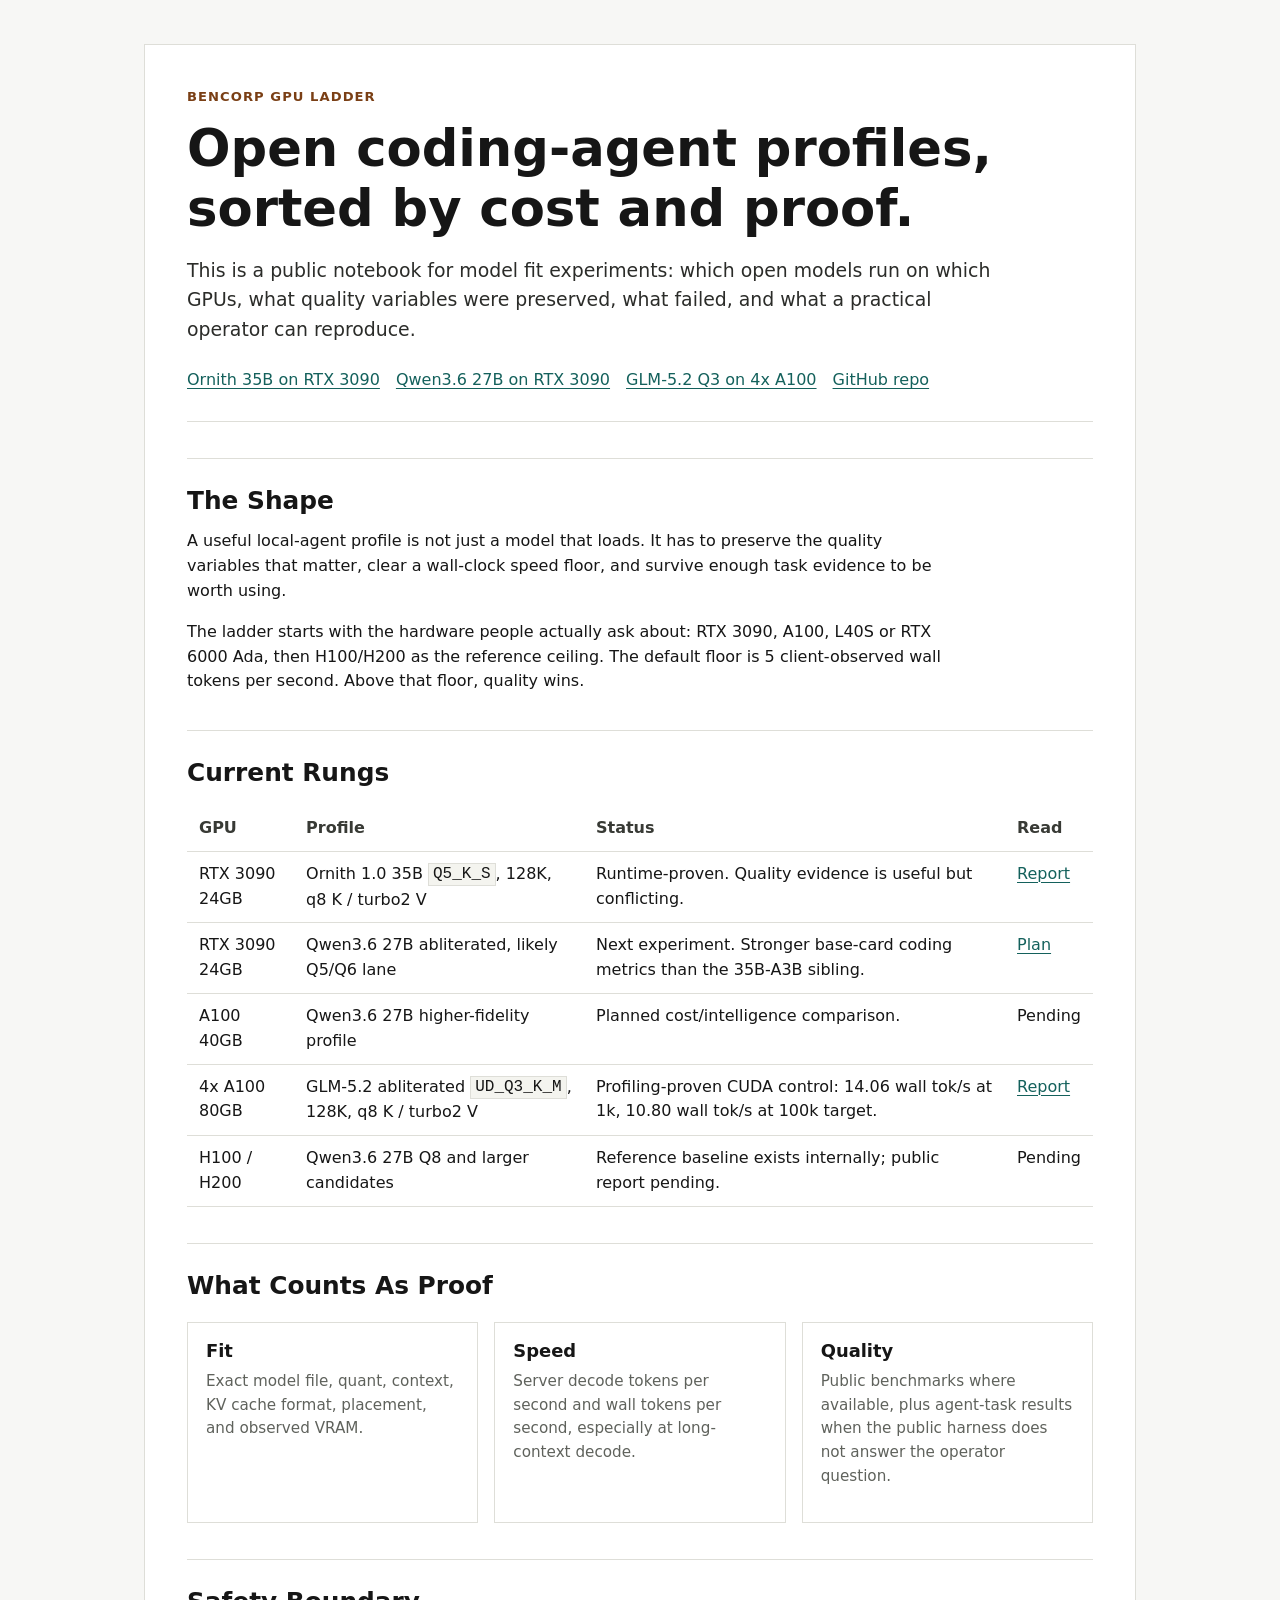
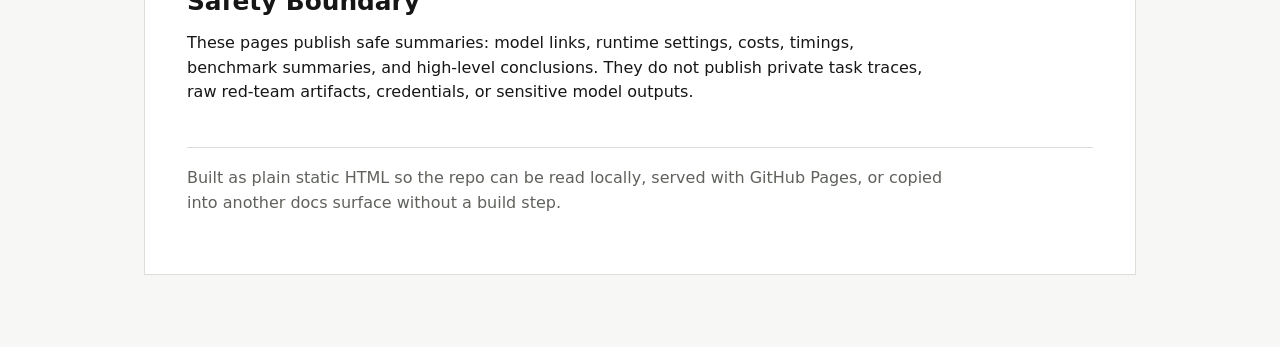
<file: index.html>
<!doctype html>
<html lang="en">
  <head>
    <meta charset="utf-8">
    <meta name="viewport" content="width=device-width, initial-scale=1">
    <title>BENCORP GPU Ladder</title>
    <link rel="stylesheet" href="assets/styles.css">
  </head>
  <body>
    <main class="page">
      <article class="paper">
        <header>
          <p class="kicker">BENCORP GPU Ladder</p>
          <h1>Open coding-agent profiles, sorted by cost and proof.</h1>
          <p class="lede">
            This is a public notebook for model fit experiments: which open
            models run on which GPUs, what quality variables were preserved,
            what failed, and what a practical operator can reproduce.
          </p>
          <nav aria-label="Primary">
            <a href="experiments/ornith-35b-rtx-3090.html">Ornith 35B on RTX 3090</a>
            <a href="experiments/qwen-27b-rtx-3090.html">Qwen3.6 27B on RTX 3090</a>
            <a href="experiments/glm52-q3-4x-a100.html">GLM-5.2 Q3 on 4x A100</a>
            <a href="https://github.com/beverm2391/bencorp-gpu-ladder">GitHub repo</a>
          </nav>
        </header>

        <section>
          <h2>The Shape</h2>
          <p>
            A useful local-agent profile is not just a model that loads. It has
            to preserve the quality variables that matter, clear a wall-clock
            speed floor, and survive enough task evidence to be worth using.
          </p>
          <p>
            The ladder starts with the hardware people actually ask about:
            RTX 3090, A100, L40S or RTX 6000 Ada, then H100/H200 as the
            reference ceiling. The default floor is 5 client-observed wall
            tokens per second. Above that floor, quality wins.
          </p>
        </section>

        <section>
          <h2>Current Rungs</h2>
          <table>
            <thead>
              <tr>
                <th>GPU</th>
                <th>Profile</th>
                <th>Status</th>
                <th>Read</th>
              </tr>
            </thead>
            <tbody>
              <tr>
                <td>RTX 3090 24GB</td>
                <td>Ornith 1.0 35B <code>Q5_K_S</code>, 128K, q8 K / turbo2 V</td>
                <td>Runtime-proven. Quality evidence is useful but conflicting.</td>
                <td><a href="experiments/ornith-35b-rtx-3090.html">Report</a></td>
              </tr>
              <tr>
                <td>RTX 3090 24GB</td>
                <td>Qwen3.6 27B abliterated, likely Q5/Q6 lane</td>
                <td>Next experiment. Stronger base-card coding metrics than the 35B-A3B sibling.</td>
                <td><a href="experiments/qwen-27b-rtx-3090.html">Plan</a></td>
              </tr>
              <tr>
                <td>A100 40GB</td>
                <td>Qwen3.6 27B higher-fidelity profile</td>
                <td>Planned cost/intelligence comparison.</td>
                <td>Pending</td>
              </tr>
              <tr>
                <td>4x A100 80GB</td>
                <td>GLM-5.2 abliterated <code>UD_Q3_K_M</code>, 128K, q8 K / turbo2 V</td>
                <td>Profiling-proven CUDA control: 14.06 wall tok/s at 1k, 10.80 wall tok/s at 100k target.</td>
                <td><a href="experiments/glm52-q3-4x-a100.html">Report</a></td>
              </tr>
              <tr>
                <td>H100 / H200</td>
                <td>Qwen3.6 27B Q8 and larger candidates</td>
                <td>Reference baseline exists internally; public report pending.</td>
                <td>Pending</td>
              </tr>
            </tbody>
          </table>
        </section>

        <section>
          <h2>What Counts As Proof</h2>
          <div class="grid">
            <div class="tile">
              <h3>Fit</h3>
              <p class="status">
                Exact model file, quant, context, KV cache format, placement,
                and observed VRAM.
              </p>
            </div>
            <div class="tile">
              <h3>Speed</h3>
              <p class="status">
                Server decode tokens per second and wall tokens per second,
                especially at long-context decode.
              </p>
            </div>
            <div class="tile">
              <h3>Quality</h3>
              <p class="status">
                Public benchmarks where available, plus agent-task results when
                the public harness does not answer the operator question.
              </p>
            </div>
          </div>
        </section>

        <section>
          <h2>Safety Boundary</h2>
          <p>
            These pages publish safe summaries: model links, runtime settings,
            costs, timings, benchmark summaries, and high-level conclusions.
            They do not publish private task traces, raw red-team artifacts,
            credentials, or sensitive model outputs.
          </p>
        </section>

        <footer>
          <p>
            Built as plain static HTML so the repo can be read locally, served
            with GitHub Pages, or copied into another docs surface without a
            build step.
          </p>
        </footer>
      </article>
    </main>
  </body>
</html>
</file>
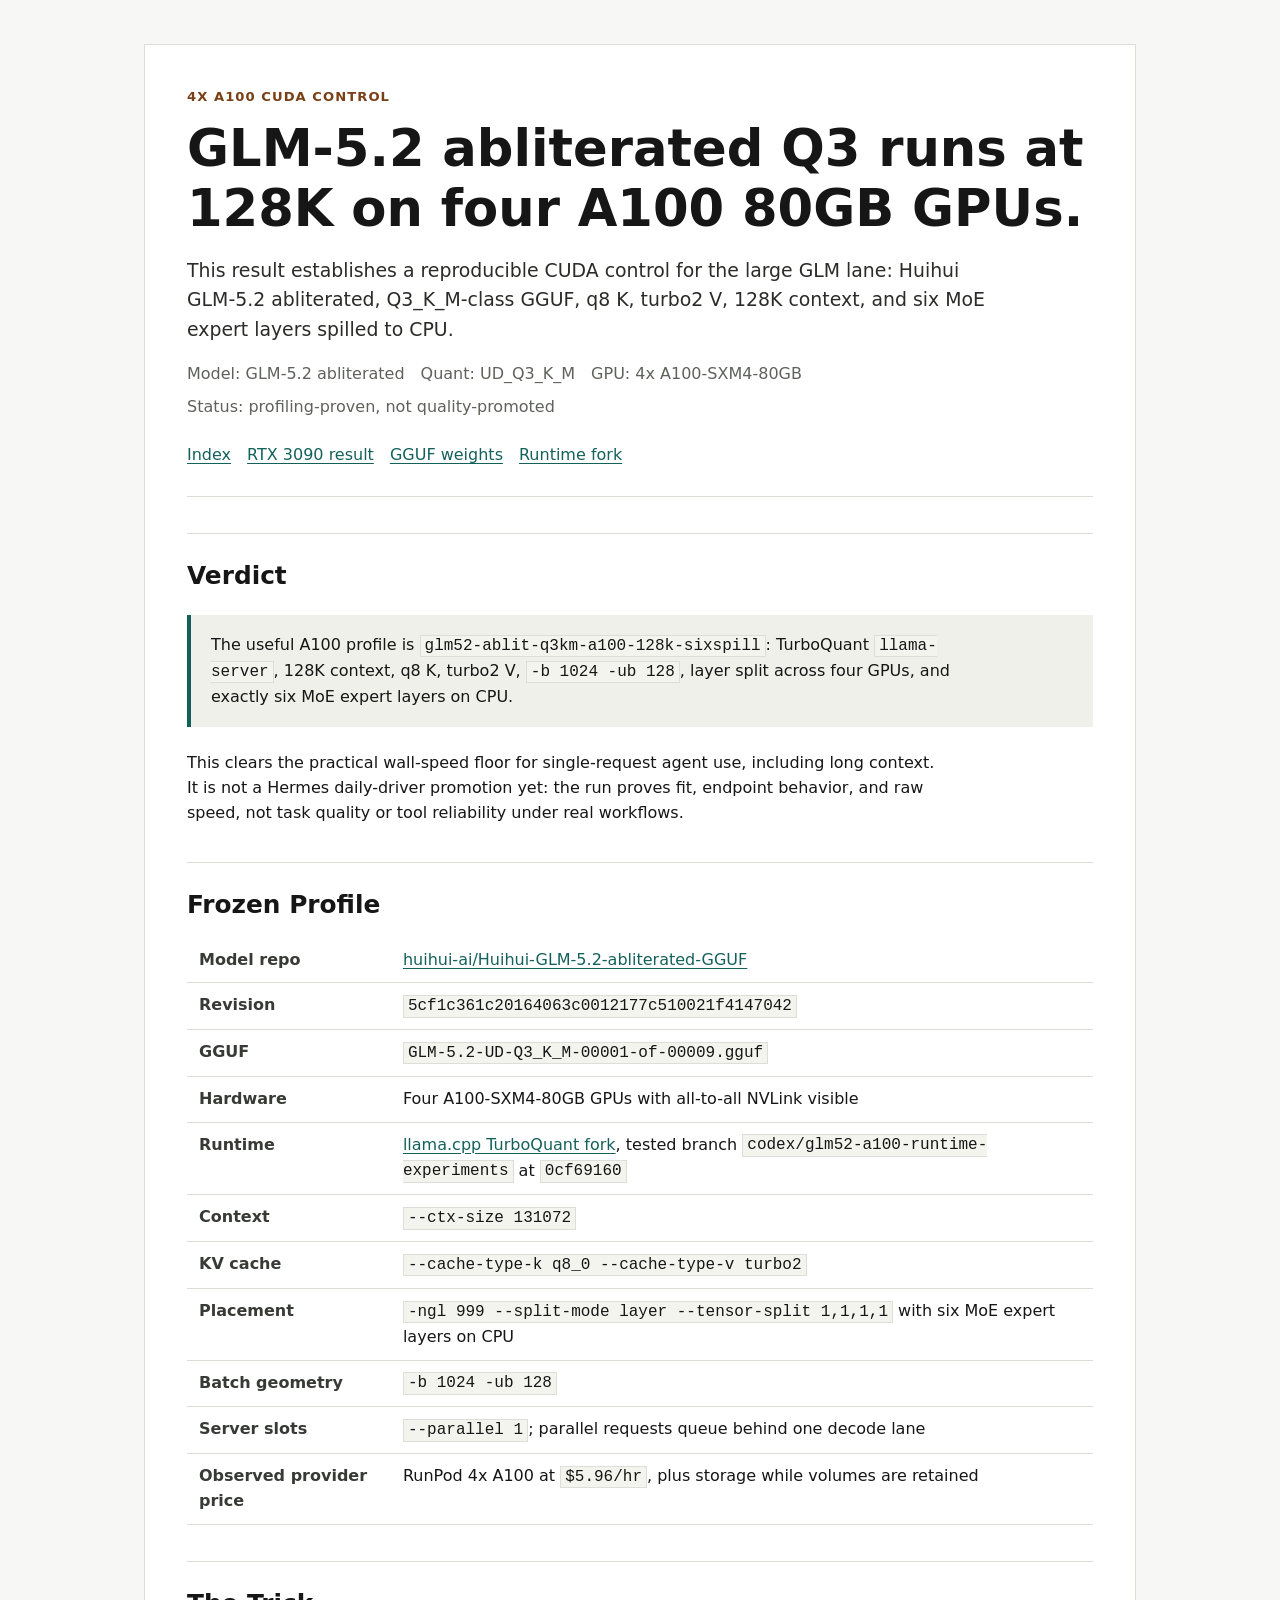
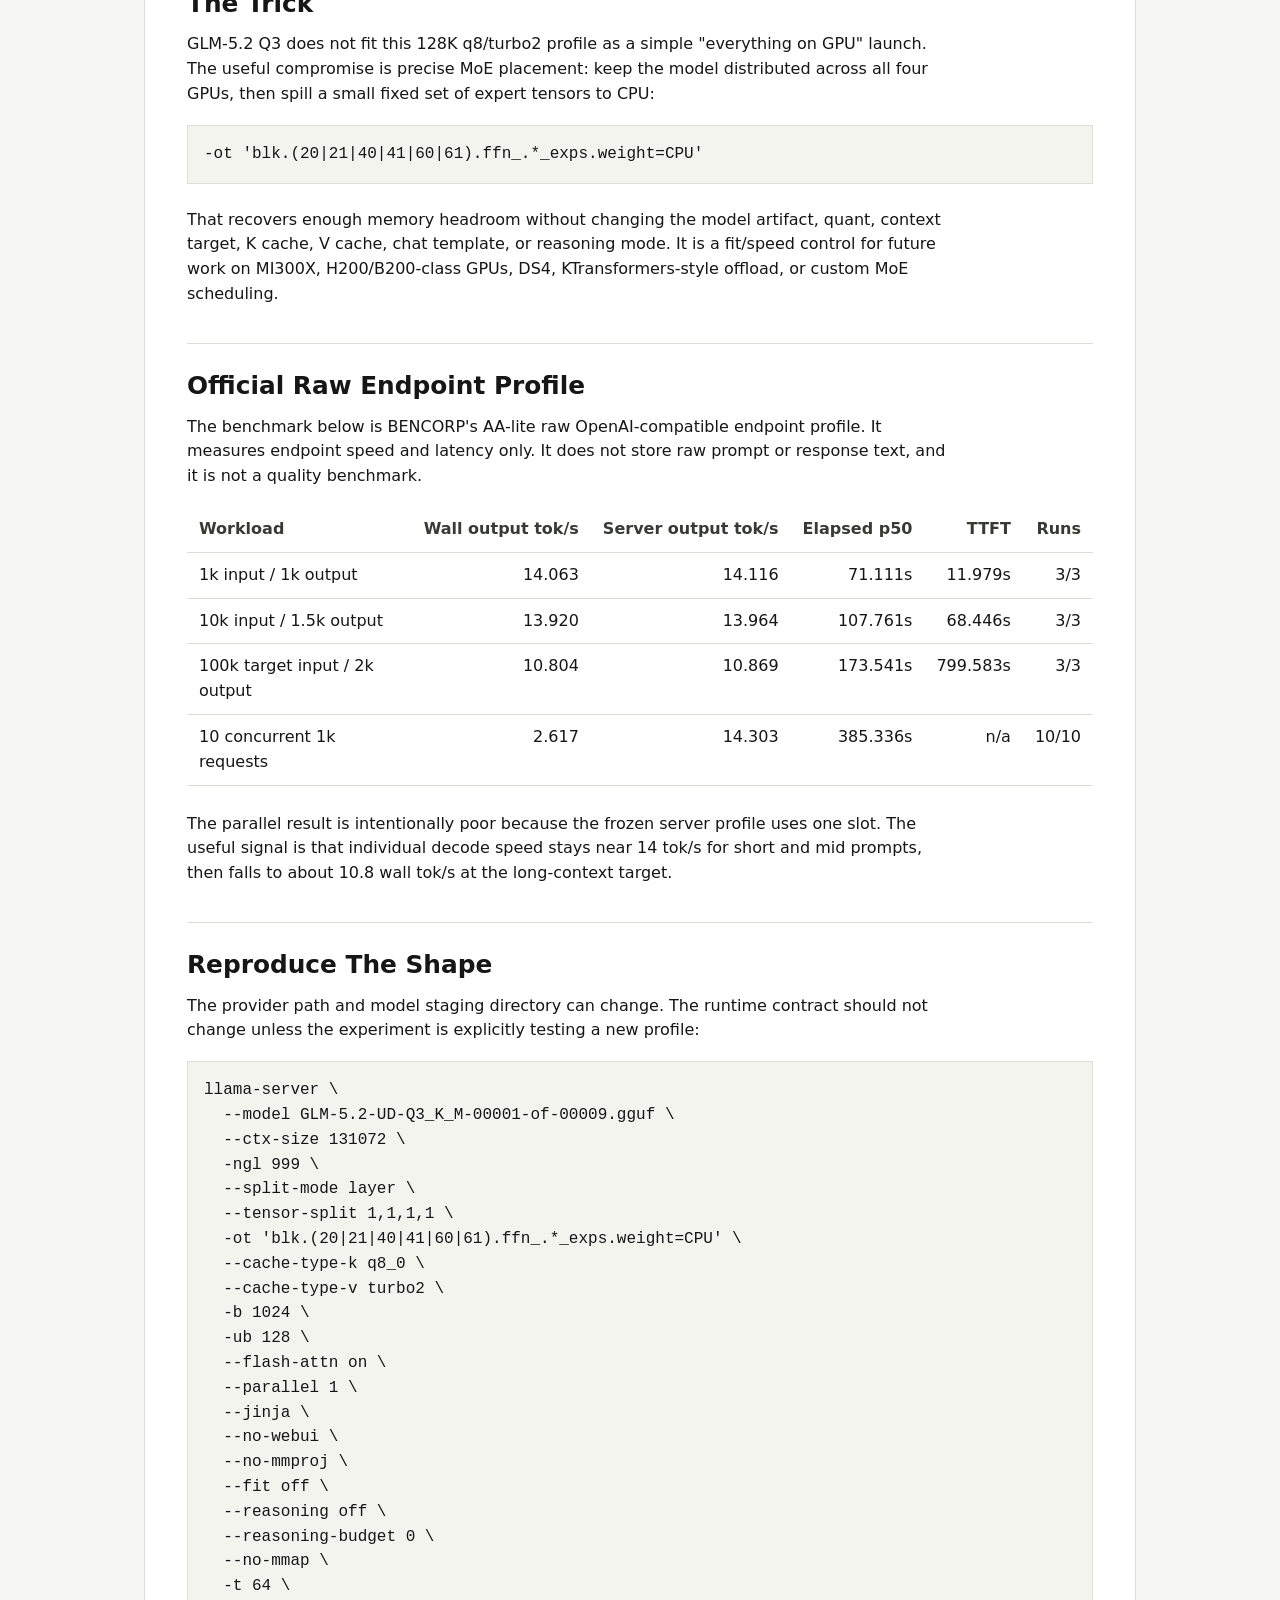
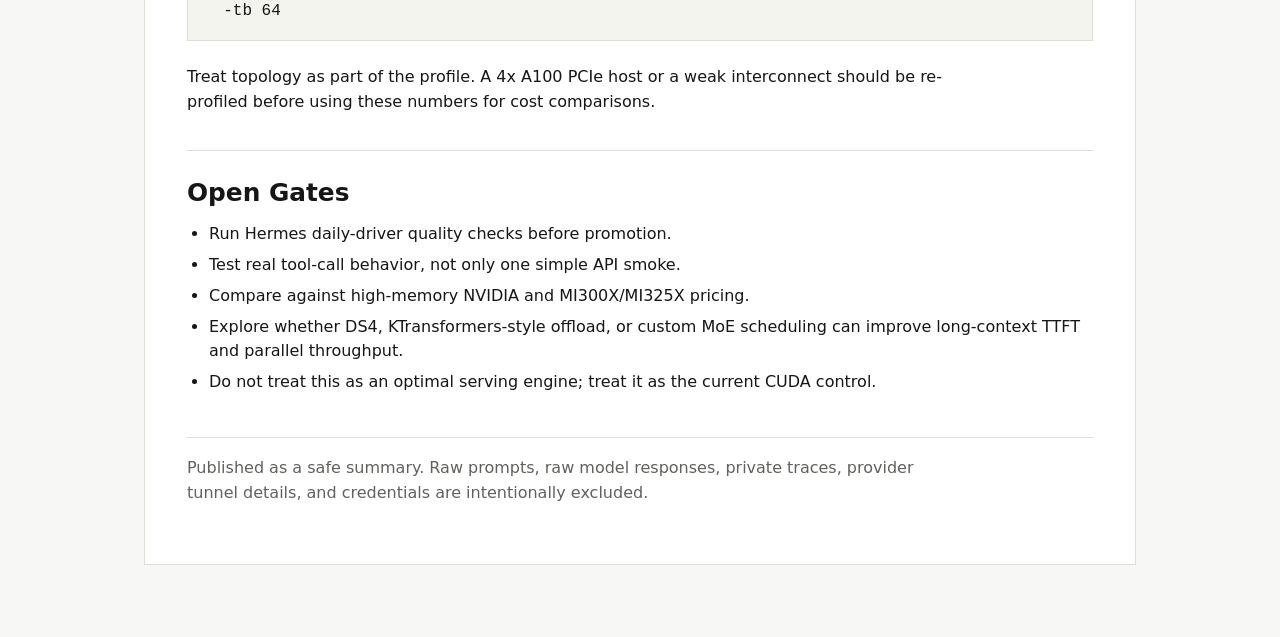
<file: experiments/glm52-q3-4x-a100.html>
<!doctype html>
<html lang="en">
  <head>
    <meta charset="utf-8">
    <meta name="viewport" content="width=device-width, initial-scale=1">
    <title>GLM-5.2 Q3 on 4x A100</title>
    <link rel="stylesheet" href="../assets/styles.css">
  </head>
  <body>
    <main class="page">
      <article class="paper">
        <header>
          <p class="kicker">4x A100 CUDA control</p>
          <h1>GLM-5.2 abliterated Q3 runs at 128K on four A100 80GB GPUs.</h1>
          <p class="lede">
            This result establishes a reproducible CUDA control for the large
            GLM lane: Huihui GLM-5.2 abliterated, Q3_K_M-class GGUF, q8 K,
            turbo2 V, 128K context, and six MoE expert layers spilled to CPU.
          </p>
          <div class="meta">
            <span>Model: GLM-5.2 abliterated</span>
            <span>Quant: UD_Q3_K_M</span>
            <span>GPU: 4x A100-SXM4-80GB</span>
            <span>Status: profiling-proven, not quality-promoted</span>
          </div>
          <nav aria-label="Breadcrumb">
            <a href="../index.html">Index</a>
            <a href="ornith-35b-rtx-3090.html">RTX 3090 result</a>
            <a href="https://huggingface.co/huihui-ai/Huihui-GLM-5.2-abliterated-GGUF">GGUF weights</a>
            <a href="https://github.com/beverm2391/llama-cpp-turboquant">Runtime fork</a>
          </nav>
        </header>

        <section>
          <h2>Verdict</h2>
          <div class="callout">
            <p>
              The useful A100 profile is
              <code>glm52-ablit-q3km-a100-128k-sixspill</code>: TurboQuant
              <code>llama-server</code>, 128K context, q8 K, turbo2 V,
              <code>-b 1024 -ub 128</code>, layer split across four GPUs, and
              exactly six MoE expert layers on CPU.
            </p>
          </div>
          <p>
            This clears the practical wall-speed floor for single-request
            agent use, including long context. It is not a Hermes daily-driver
            promotion yet: the run proves fit, endpoint behavior, and raw
            speed, not task quality or tool reliability under real workflows.
          </p>
        </section>

        <section>
          <h2>Frozen Profile</h2>
          <table>
            <tbody>
              <tr>
                <th>Model repo</th>
                <td><a href="https://huggingface.co/huihui-ai/Huihui-GLM-5.2-abliterated-GGUF">huihui-ai/Huihui-GLM-5.2-abliterated-GGUF</a></td>
              </tr>
              <tr>
                <th>Revision</th>
                <td><code>5cf1c361c20164063c0012177c510021f4147042</code></td>
              </tr>
              <tr>
                <th>GGUF</th>
                <td><code>GLM-5.2-UD-Q3_K_M-00001-of-00009.gguf</code></td>
              </tr>
              <tr>
                <th>Hardware</th>
                <td>Four A100-SXM4-80GB GPUs with all-to-all NVLink visible</td>
              </tr>
              <tr>
                <th>Runtime</th>
                <td><a href="https://github.com/beverm2391/llama-cpp-turboquant">llama.cpp TurboQuant fork</a>, tested branch <code>codex/glm52-a100-runtime-experiments</code> at <code>0cf69160</code></td>
              </tr>
              <tr>
                <th>Context</th>
                <td><code>--ctx-size 131072</code></td>
              </tr>
              <tr>
                <th>KV cache</th>
                <td><code>--cache-type-k q8_0 --cache-type-v turbo2</code></td>
              </tr>
              <tr>
                <th>Placement</th>
                <td><code>-ngl 999 --split-mode layer --tensor-split 1,1,1,1</code> with six MoE expert layers on CPU</td>
              </tr>
              <tr>
                <th>Batch geometry</th>
                <td><code>-b 1024 -ub 128</code></td>
              </tr>
              <tr>
                <th>Server slots</th>
                <td><code>--parallel 1</code>; parallel requests queue behind one decode lane</td>
              </tr>
              <tr>
                <th>Observed provider price</th>
                <td>RunPod 4x A100 at <code>$5.96/hr</code>, plus storage while volumes are retained</td>
              </tr>
            </tbody>
          </table>
        </section>

        <section>
          <h2>The Trick</h2>
          <p>
            GLM-5.2 Q3 does not fit this 128K q8/turbo2 profile as a simple
            "everything on GPU" launch. The useful compromise is precise MoE
            placement: keep the model distributed across all four GPUs, then
            spill a small fixed set of expert tensors to CPU:
          </p>
          <pre><code>-ot 'blk.(20|21|40|41|60|61).ffn_.*_exps.weight=CPU'</code></pre>
          <p>
            That recovers enough memory headroom without changing the model
            artifact, quant, context target, K cache, V cache, chat template,
            or reasoning mode. It is a fit/speed control for future work on
            MI300X, H200/B200-class GPUs, DS4, KTransformers-style offload, or
            custom MoE scheduling.
          </p>
        </section>

        <section>
          <h2>Official Raw Endpoint Profile</h2>
          <p>
            The benchmark below is BENCORP's AA-lite raw OpenAI-compatible
            endpoint profile. It measures endpoint speed and latency only. It
            does not store raw prompt or response text, and it is not a quality
            benchmark.
          </p>
          <table>
            <thead>
              <tr>
                <th>Workload</th>
                <th class="num">Wall output tok/s</th>
                <th class="num">Server output tok/s</th>
                <th class="num">Elapsed p50</th>
                <th class="num">TTFT</th>
                <th class="num">Runs</th>
              </tr>
            </thead>
            <tbody>
              <tr>
                <td>1k input / 1k output</td>
                <td class="num">14.063</td>
                <td class="num">14.116</td>
                <td class="num">71.111s</td>
                <td class="num">11.979s</td>
                <td class="num">3/3</td>
              </tr>
              <tr>
                <td>10k input / 1.5k output</td>
                <td class="num">13.920</td>
                <td class="num">13.964</td>
                <td class="num">107.761s</td>
                <td class="num">68.446s</td>
                <td class="num">3/3</td>
              </tr>
              <tr>
                <td>100k target input / 2k output</td>
                <td class="num">10.804</td>
                <td class="num">10.869</td>
                <td class="num">173.541s</td>
                <td class="num">799.583s</td>
                <td class="num">3/3</td>
              </tr>
              <tr>
                <td>10 concurrent 1k requests</td>
                <td class="num">2.617</td>
                <td class="num">14.303</td>
                <td class="num">385.336s</td>
                <td class="num">n/a</td>
                <td class="num">10/10</td>
              </tr>
            </tbody>
          </table>
          <p>
            The parallel result is intentionally poor because the frozen server
            profile uses one slot. The useful signal is that individual decode
            speed stays near 14 tok/s for short and mid prompts, then falls to
            about 10.8 wall tok/s at the long-context target.
          </p>
        </section>

        <section>
          <h2>Reproduce The Shape</h2>
          <p>
            The provider path and model staging directory can change. The
            runtime contract should not change unless the experiment is
            explicitly testing a new profile:
          </p>
          <pre><code>llama-server \
  --model GLM-5.2-UD-Q3_K_M-00001-of-00009.gguf \
  --ctx-size 131072 \
  -ngl 999 \
  --split-mode layer \
  --tensor-split 1,1,1,1 \
  -ot 'blk.(20|21|40|41|60|61).ffn_.*_exps.weight=CPU' \
  --cache-type-k q8_0 \
  --cache-type-v turbo2 \
  -b 1024 \
  -ub 128 \
  --flash-attn on \
  --parallel 1 \
  --jinja \
  --no-webui \
  --no-mmproj \
  --fit off \
  --reasoning off \
  --reasoning-budget 0 \
  --no-mmap \
  -t 64 \
  -tb 64</code></pre>
          <p>
            Treat topology as part of the profile. A 4x A100 PCIe host or a
            weak interconnect should be re-profiled before using these numbers
            for cost comparisons.
          </p>
        </section>

        <section>
          <h2>Open Gates</h2>
          <ul>
            <li>Run Hermes daily-driver quality checks before promotion.</li>
            <li>Test real tool-call behavior, not only one simple API smoke.</li>
            <li>Compare against high-memory NVIDIA and MI300X/MI325X pricing.</li>
            <li>Explore whether DS4, KTransformers-style offload, or custom MoE scheduling can improve long-context TTFT and parallel throughput.</li>
            <li>Do not treat this as an optimal serving engine; treat it as the current CUDA control.</li>
          </ul>
        </section>

        <footer>
          <p>
            Published as a safe summary. Raw prompts, raw model responses,
            private traces, provider tunnel details, and credentials are
            intentionally excluded.
          </p>
        </footer>
      </article>
    </main>
  </body>
</html>
</file>
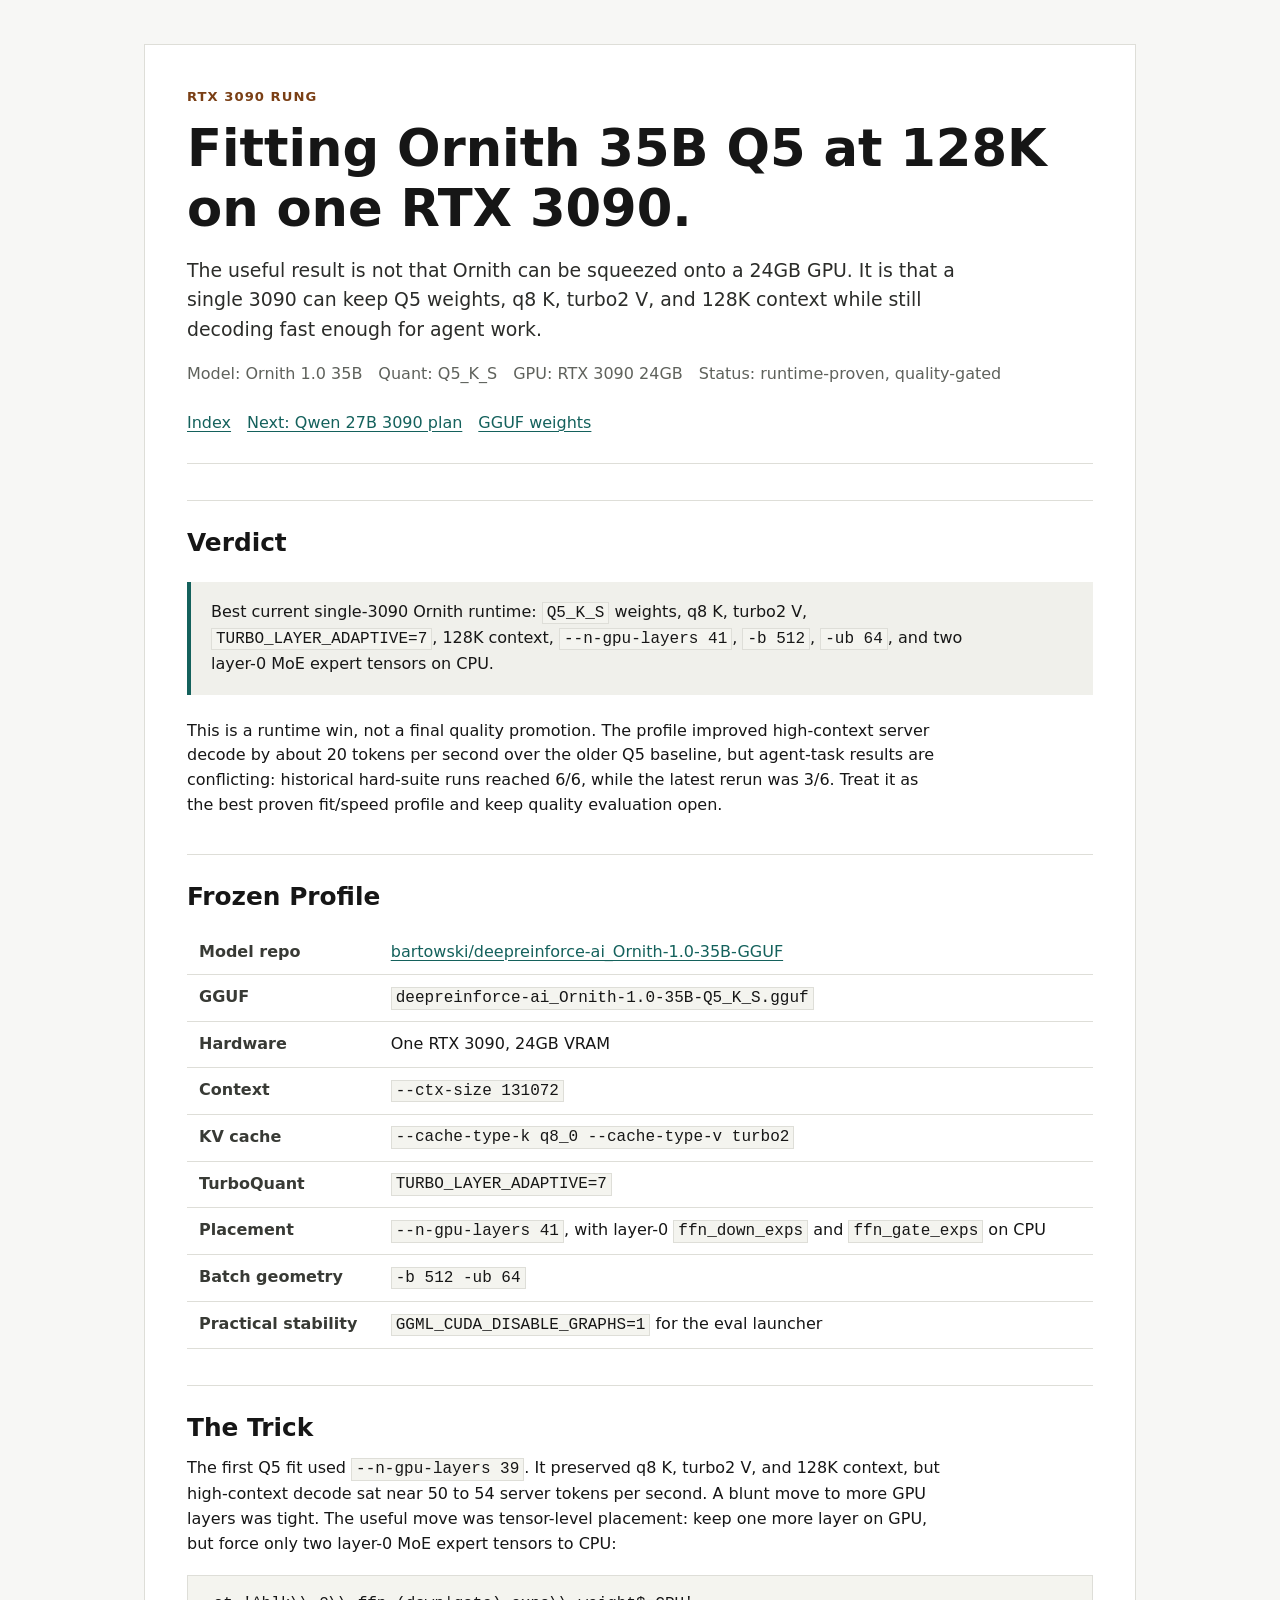
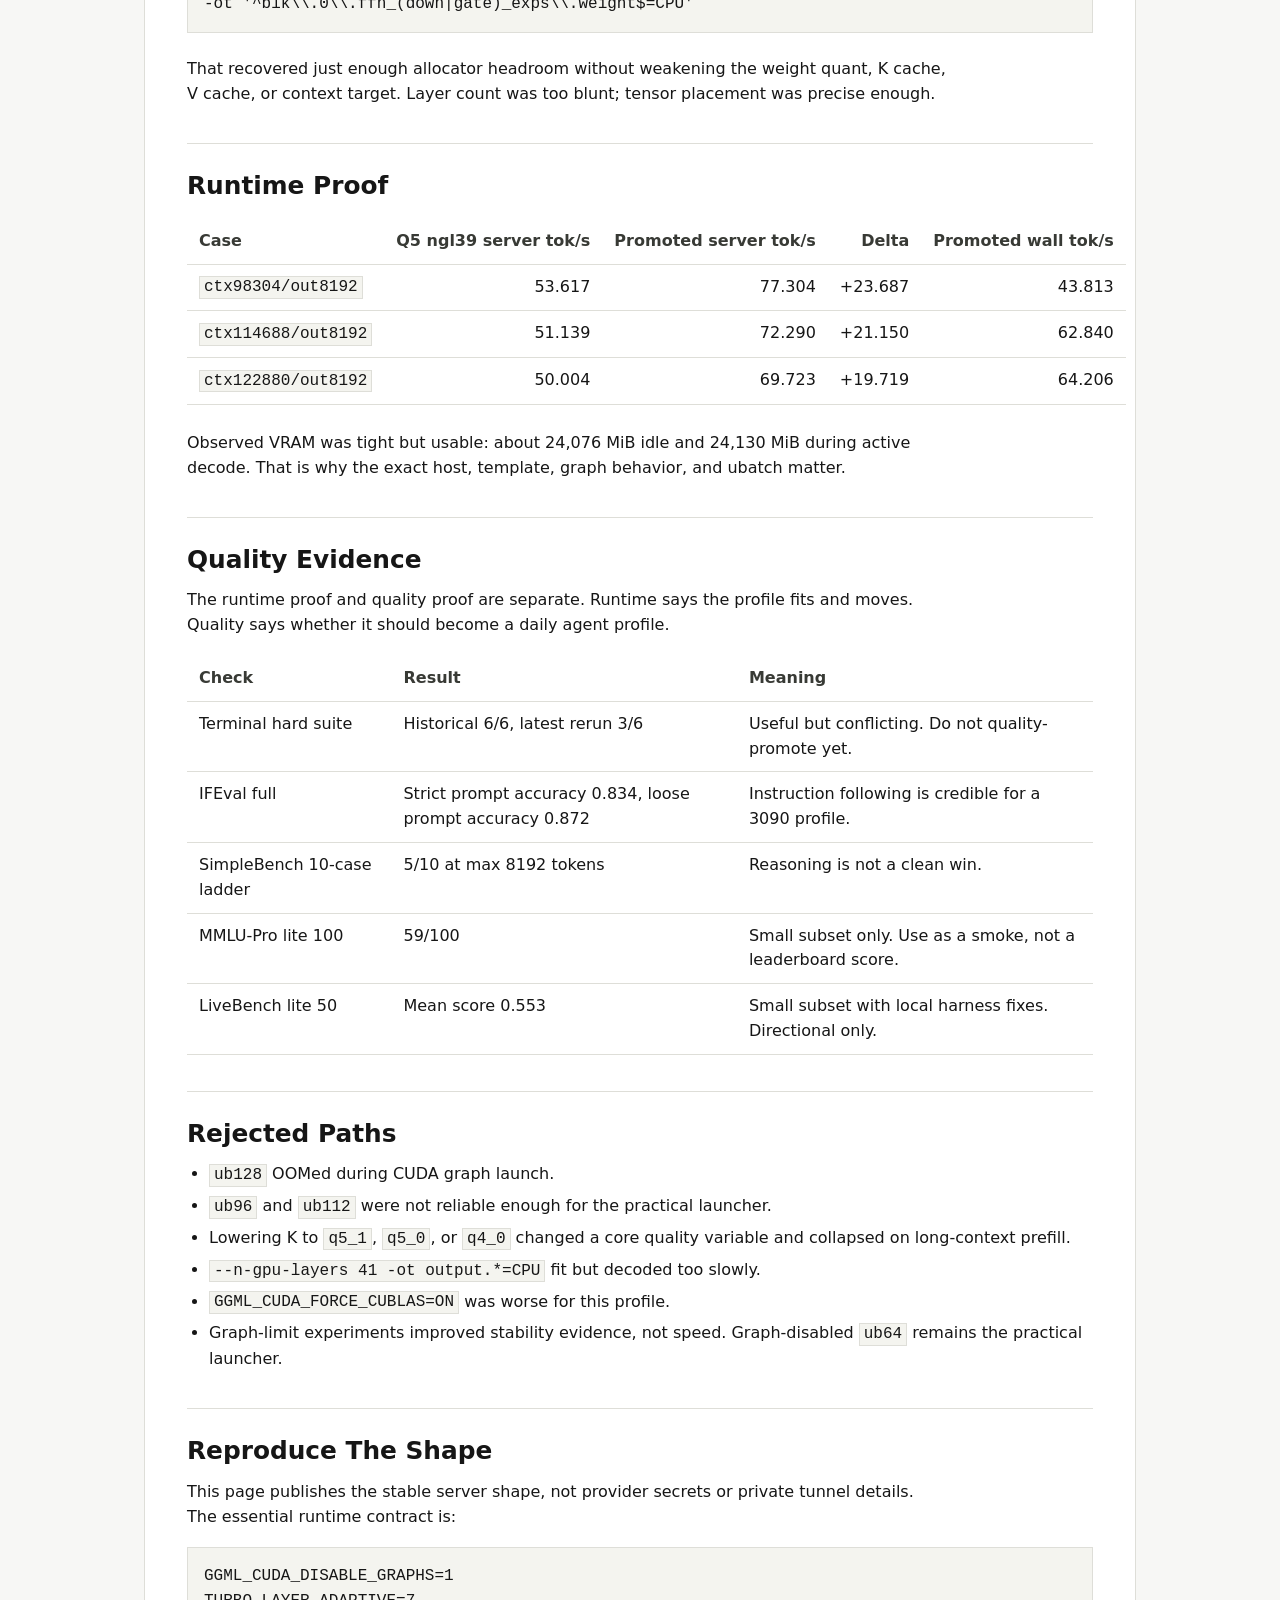
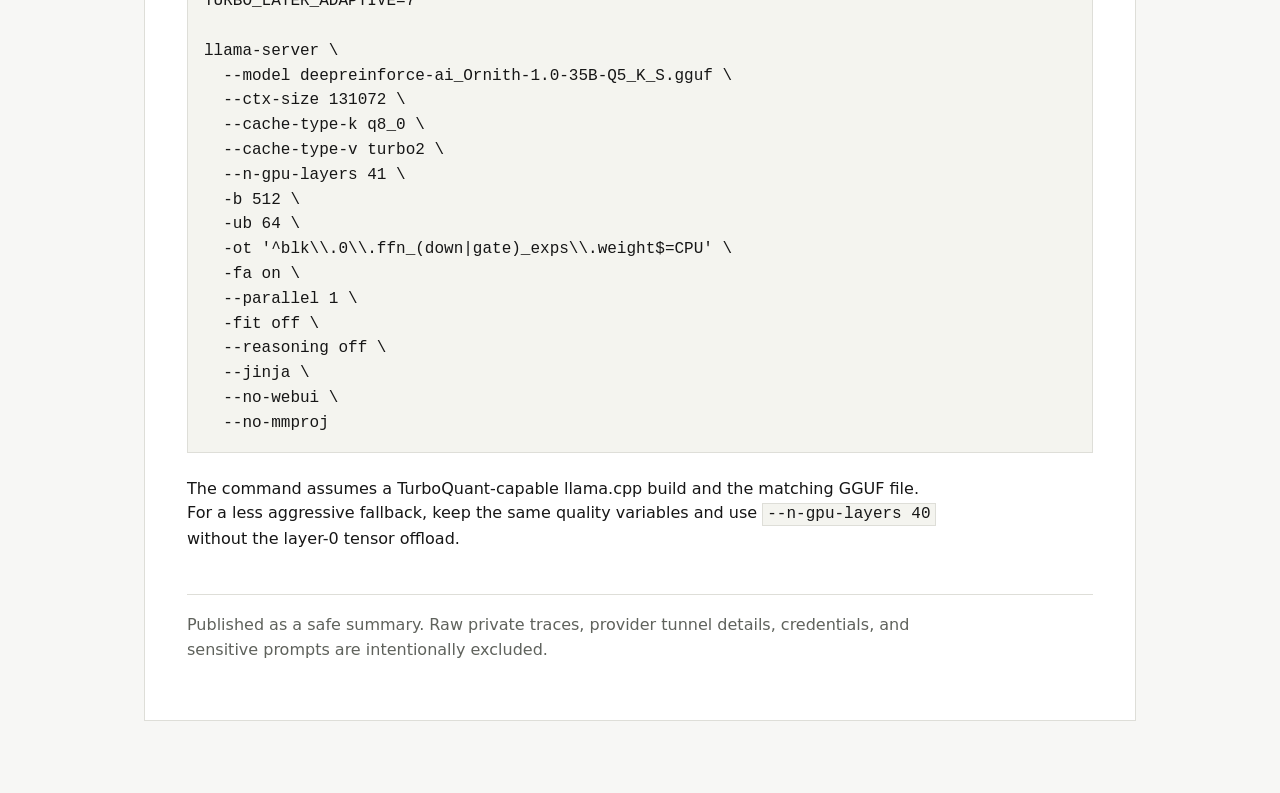
<file: experiments/ornith-35b-rtx-3090.html>
<!doctype html>
<html lang="en">
  <head>
    <meta charset="utf-8">
    <meta name="viewport" content="width=device-width, initial-scale=1">
    <title>Ornith 35B Q5 on RTX 3090</title>
    <link rel="stylesheet" href="../assets/styles.css">
  </head>
  <body>
    <main class="page">
      <article class="paper">
        <header>
          <p class="kicker">RTX 3090 rung</p>
          <h1>Fitting Ornith 35B Q5 at 128K on one RTX 3090.</h1>
          <p class="lede">
            The useful result is not that Ornith can be squeezed onto a
            24GB GPU. It is that a single 3090 can keep Q5 weights, q8 K,
            turbo2 V, and 128K context while still decoding fast enough for
            agent work.
          </p>
          <div class="meta">
            <span>Model: Ornith 1.0 35B</span>
            <span>Quant: Q5_K_S</span>
            <span>GPU: RTX 3090 24GB</span>
            <span>Status: runtime-proven, quality-gated</span>
          </div>
          <nav aria-label="Breadcrumb">
            <a href="../index.html">Index</a>
            <a href="qwen-27b-rtx-3090.html">Next: Qwen 27B 3090 plan</a>
            <a href="https://huggingface.co/bartowski/deepreinforce-ai_Ornith-1.0-35B-GGUF">GGUF weights</a>
          </nav>
        </header>

        <section>
          <h2>Verdict</h2>
          <div class="callout">
            <p>
              Best current single-3090 Ornith runtime: <code>Q5_K_S</code>
              weights, q8 K, turbo2 V, <code>TURBO_LAYER_ADAPTIVE=7</code>,
              128K context, <code>--n-gpu-layers 41</code>, <code>-b 512</code>,
              <code>-ub 64</code>, and two layer-0 MoE expert tensors on CPU.
            </p>
          </div>
          <p>
            This is a runtime win, not a final quality promotion. The profile
            improved high-context server decode by about 20 tokens per second
            over the older Q5 baseline, but agent-task results are conflicting:
            historical hard-suite runs reached 6/6, while the latest rerun was
            3/6. Treat it as the best proven fit/speed profile and keep quality
            evaluation open.
          </p>
        </section>

        <section>
          <h2>Frozen Profile</h2>
          <table>
            <tbody>
              <tr>
                <th>Model repo</th>
                <td><a href="https://huggingface.co/bartowski/deepreinforce-ai_Ornith-1.0-35B-GGUF">bartowski/deepreinforce-ai_Ornith-1.0-35B-GGUF</a></td>
              </tr>
              <tr>
                <th>GGUF</th>
                <td><code>deepreinforce-ai_Ornith-1.0-35B-Q5_K_S.gguf</code></td>
              </tr>
              <tr>
                <th>Hardware</th>
                <td>One RTX 3090, 24GB VRAM</td>
              </tr>
              <tr>
                <th>Context</th>
                <td><code>--ctx-size 131072</code></td>
              </tr>
              <tr>
                <th>KV cache</th>
                <td><code>--cache-type-k q8_0 --cache-type-v turbo2</code></td>
              </tr>
              <tr>
                <th>TurboQuant</th>
                <td><code>TURBO_LAYER_ADAPTIVE=7</code></td>
              </tr>
              <tr>
                <th>Placement</th>
                <td><code>--n-gpu-layers 41</code>, with layer-0 <code>ffn_down_exps</code> and <code>ffn_gate_exps</code> on CPU</td>
              </tr>
              <tr>
                <th>Batch geometry</th>
                <td><code>-b 512 -ub 64</code></td>
              </tr>
              <tr>
                <th>Practical stability</th>
                <td><code>GGML_CUDA_DISABLE_GRAPHS=1</code> for the eval launcher</td>
              </tr>
            </tbody>
          </table>
        </section>

        <section>
          <h2>The Trick</h2>
          <p>
            The first Q5 fit used <code>--n-gpu-layers 39</code>. It preserved
            q8 K, turbo2 V, and 128K context, but high-context decode sat near
            50 to 54 server tokens per second. A blunt move to more GPU layers
            was tight. The useful move was tensor-level placement: keep one
            more layer on GPU, but force only two layer-0 MoE expert tensors to
            CPU:
          </p>
          <pre><code>-ot '^blk\\.0\\.ffn_(down|gate)_exps\\.weight$=CPU'</code></pre>
          <p>
            That recovered just enough allocator headroom without weakening the
            weight quant, K cache, V cache, or context target. Layer count was
            too blunt; tensor placement was precise enough.
          </p>
        </section>

        <section>
          <h2>Runtime Proof</h2>
          <table>
            <thead>
              <tr>
                <th>Case</th>
                <th class="num">Q5 ngl39 server tok/s</th>
                <th class="num">Promoted server tok/s</th>
                <th class="num">Delta</th>
                <th class="num">Promoted wall tok/s</th>
              </tr>
            </thead>
            <tbody>
              <tr>
                <td><code>ctx98304/out8192</code></td>
                <td class="num">53.617</td>
                <td class="num">77.304</td>
                <td class="num">+23.687</td>
                <td class="num">43.813</td>
              </tr>
              <tr>
                <td><code>ctx114688/out8192</code></td>
                <td class="num">51.139</td>
                <td class="num">72.290</td>
                <td class="num">+21.150</td>
                <td class="num">62.840</td>
              </tr>
              <tr>
                <td><code>ctx122880/out8192</code></td>
                <td class="num">50.004</td>
                <td class="num">69.723</td>
                <td class="num">+19.719</td>
                <td class="num">64.206</td>
              </tr>
            </tbody>
          </table>
          <p>
            Observed VRAM was tight but usable: about 24,076 MiB idle and
            24,130 MiB during active decode. That is why the exact host,
            template, graph behavior, and ubatch matter.
          </p>
        </section>

        <section>
          <h2>Quality Evidence</h2>
          <p>
            The runtime proof and quality proof are separate. Runtime says the
            profile fits and moves. Quality says whether it should become a
            daily agent profile.
          </p>
          <table>
            <thead>
              <tr>
                <th>Check</th>
                <th>Result</th>
                <th>Meaning</th>
              </tr>
            </thead>
            <tbody>
              <tr>
                <td>Terminal hard suite</td>
                <td>Historical 6/6, latest rerun 3/6</td>
                <td>Useful but conflicting. Do not quality-promote yet.</td>
              </tr>
              <tr>
                <td>IFEval full</td>
                <td>Strict prompt accuracy 0.834, loose prompt accuracy 0.872</td>
                <td>Instruction following is credible for a 3090 profile.</td>
              </tr>
              <tr>
                <td>SimpleBench 10-case ladder</td>
                <td>5/10 at max 8192 tokens</td>
                <td>Reasoning is not a clean win.</td>
              </tr>
              <tr>
                <td>MMLU-Pro lite 100</td>
                <td>59/100</td>
                <td>Small subset only. Use as a smoke, not a leaderboard score.</td>
              </tr>
              <tr>
                <td>LiveBench lite 50</td>
                <td>Mean score 0.553</td>
                <td>Small subset with local harness fixes. Directional only.</td>
              </tr>
            </tbody>
          </table>
        </section>

        <section>
          <h2>Rejected Paths</h2>
          <ul>
            <li><code>ub128</code> OOMed during CUDA graph launch.</li>
            <li><code>ub96</code> and <code>ub112</code> were not reliable enough for the practical launcher.</li>
            <li>Lowering K to <code>q5_1</code>, <code>q5_0</code>, or <code>q4_0</code> changed a core quality variable and collapsed on long-context prefill.</li>
            <li><code>--n-gpu-layers 41 -ot output.*=CPU</code> fit but decoded too slowly.</li>
            <li><code>GGML_CUDA_FORCE_CUBLAS=ON</code> was worse for this profile.</li>
            <li>Graph-limit experiments improved stability evidence, not speed. Graph-disabled <code>ub64</code> remains the practical launcher.</li>
          </ul>
        </section>

        <section>
          <h2>Reproduce The Shape</h2>
          <p>
            This page publishes the stable server shape, not provider secrets
            or private tunnel details. The essential runtime contract is:
          </p>
          <pre><code>GGML_CUDA_DISABLE_GRAPHS=1
TURBO_LAYER_ADAPTIVE=7

llama-server \
  --model deepreinforce-ai_Ornith-1.0-35B-Q5_K_S.gguf \
  --ctx-size 131072 \
  --cache-type-k q8_0 \
  --cache-type-v turbo2 \
  --n-gpu-layers 41 \
  -b 512 \
  -ub 64 \
  -ot '^blk\\.0\\.ffn_(down|gate)_exps\\.weight$=CPU' \
  -fa on \
  --parallel 1 \
  -fit off \
  --reasoning off \
  --jinja \
  --no-webui \
  --no-mmproj</code></pre>
          <p>
            The command assumes a TurboQuant-capable llama.cpp build and the
            matching GGUF file. For a less aggressive fallback, keep the same
            quality variables and use <code>--n-gpu-layers 40</code> without
            the layer-0 tensor offload.
          </p>
        </section>

        <footer>
          <p>
            Published as a safe summary. Raw private traces, provider tunnel
            details, credentials, and sensitive prompts are intentionally
            excluded.
          </p>
        </footer>
      </article>
    </main>
  </body>
</html>
</file>
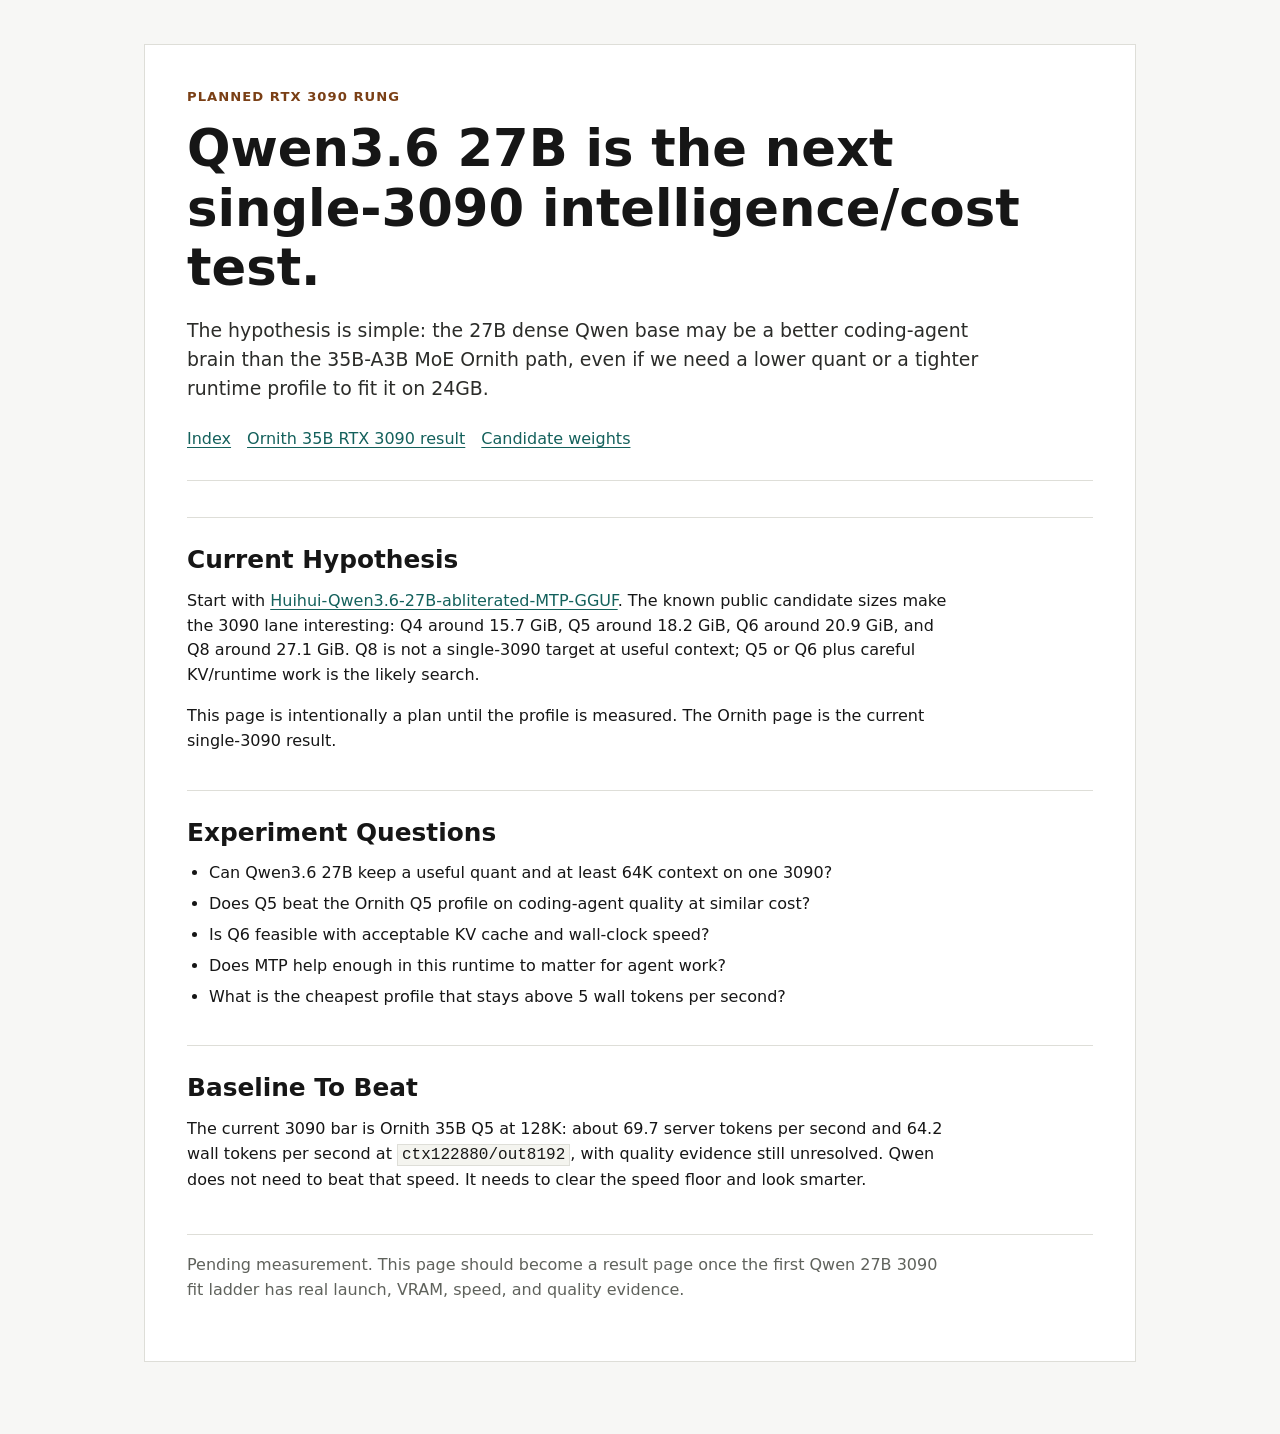
<file: experiments/qwen-27b-rtx-3090.html>
<!doctype html>
<html lang="en">
  <head>
    <meta charset="utf-8">
    <meta name="viewport" content="width=device-width, initial-scale=1">
    <title>Qwen3.6 27B on RTX 3090</title>
    <link rel="stylesheet" href="../assets/styles.css">
  </head>
  <body>
    <main class="page">
      <article class="paper">
        <header>
          <p class="kicker">Planned RTX 3090 rung</p>
          <h1>Qwen3.6 27B is the next single-3090 intelligence/cost test.</h1>
          <p class="lede">
            The hypothesis is simple: the 27B dense Qwen base may be a better
            coding-agent brain than the 35B-A3B MoE Ornith path, even if we
            need a lower quant or a tighter runtime profile to fit it on 24GB.
          </p>
          <nav aria-label="Breadcrumb">
            <a href="../index.html">Index</a>
            <a href="ornith-35b-rtx-3090.html">Ornith 35B RTX 3090 result</a>
            <a href="https://huggingface.co/huihui-ai/Huihui-Qwen3.6-27B-abliterated-MTP-GGUF">Candidate weights</a>
          </nav>
        </header>

        <section>
          <h2>Current Hypothesis</h2>
          <p>
            Start with <a href="https://huggingface.co/huihui-ai/Huihui-Qwen3.6-27B-abliterated-MTP-GGUF">Huihui-Qwen3.6-27B-abliterated-MTP-GGUF</a>.
            The known public candidate sizes make the 3090 lane interesting:
            Q4 around 15.7 GiB, Q5 around 18.2 GiB, Q6 around 20.9 GiB, and
            Q8 around 27.1 GiB. Q8 is not a single-3090 target at useful
            context; Q5 or Q6 plus careful KV/runtime work is the likely search.
          </p>
          <p>
            This page is intentionally a plan until the profile is measured.
            The Ornith page is the current single-3090 result.
          </p>
        </section>

        <section>
          <h2>Experiment Questions</h2>
          <ul>
            <li>Can Qwen3.6 27B keep a useful quant and at least 64K context on one 3090?</li>
            <li>Does Q5 beat the Ornith Q5 profile on coding-agent quality at similar cost?</li>
            <li>Is Q6 feasible with acceptable KV cache and wall-clock speed?</li>
            <li>Does MTP help enough in this runtime to matter for agent work?</li>
            <li>What is the cheapest profile that stays above 5 wall tokens per second?</li>
          </ul>
        </section>

        <section>
          <h2>Baseline To Beat</h2>
          <p>
            The current 3090 bar is Ornith 35B Q5 at 128K: about 69.7 server
            tokens per second and 64.2 wall tokens per second at
            <code>ctx122880/out8192</code>, with quality evidence still
            unresolved. Qwen does not need to beat that speed. It needs to
            clear the speed floor and look smarter.
          </p>
        </section>

        <footer>
          <p>
            Pending measurement. This page should become a result page once the
            first Qwen 27B 3090 fit ladder has real launch, VRAM, speed, and
            quality evidence.
          </p>
        </footer>
      </article>
    </main>
  </body>
</html>
</file>
<file: assets/styles.css>
:root {
  color-scheme: light;
  --bg: #f7f7f5;
  --paper: #ffffff;
  --ink: #161616;
  --muted: #5f625c;
  --line: #deded8;
  --soft: #f0f0eb;
  --accent: #14615c;
  --accent-2: #7a3f15;
  --code: #f4f4ef;
}

* {
  box-sizing: border-box;
}

html {
  font-family: "IBM Plex Sans", Inter, ui-sans-serif, system-ui, -apple-system,
    BlinkMacSystemFont, "Segoe UI", sans-serif;
  background: var(--bg);
  color: var(--ink);
  line-height: 1.55;
}

body {
  margin: 0;
}

a {
  color: var(--accent);
  text-decoration-thickness: 0.08em;
  text-underline-offset: 0.18em;
}

a:hover {
  color: var(--accent-2);
}

.page {
  max-width: 1040px;
  margin: 0 auto;
  padding: 44px 24px 72px;
}

.paper {
  background: var(--paper);
  border: 1px solid var(--line);
  padding: 42px;
}

header {
  border-bottom: 1px solid var(--line);
  margin-bottom: 32px;
  padding-bottom: 28px;
}

.kicker {
  color: var(--accent-2);
  font-size: 0.82rem;
  font-weight: 650;
  letter-spacing: 0.08em;
  margin: 0 0 12px;
  text-transform: uppercase;
}

h1,
h2,
h3 {
  font-weight: 620;
  letter-spacing: 0;
  line-height: 1.16;
}

h1 {
  font-size: clamp(2rem, 4vw, 3.35rem);
  margin: 0 0 18px;
}

h2 {
  border-top: 1px solid var(--line);
  font-size: 1.55rem;
  margin: 36px 0 14px;
  padding-top: 28px;
}

h3 {
  font-size: 1.12rem;
  margin: 26px 0 8px;
}

p {
  margin: 0 0 16px;
  max-width: 760px;
}

.lede {
  color: #2b2c29;
  font-size: 1.18rem;
  max-width: 820px;
}

.meta {
  color: var(--muted);
  display: flex;
  flex-wrap: wrap;
  gap: 8px 16px;
  margin-top: 18px;
}

.meta span {
  white-space: nowrap;
}

.callout {
  background: var(--soft);
  border-left: 4px solid var(--accent);
  margin: 24px 0;
  padding: 18px 20px;
}

.callout p:last-child {
  margin-bottom: 0;
}

.grid {
  display: grid;
  gap: 16px;
  grid-template-columns: repeat(auto-fit, minmax(220px, 1fr));
  margin: 22px 0;
}

.tile {
  border: 1px solid var(--line);
  padding: 18px;
}

.tile h3 {
  margin-top: 0;
}

.status {
  color: var(--muted);
  font-size: 0.95rem;
}

table {
  border-collapse: collapse;
  margin: 18px 0 26px;
  width: 100%;
}

th,
td {
  border-bottom: 1px solid var(--line);
  padding: 10px 12px;
  text-align: left;
  vertical-align: top;
}

th {
  color: #383a35;
  font-weight: 650;
}

td.num,
th.num {
  text-align: right;
  white-space: nowrap;
}

code,
pre {
  font-family: "IBM Plex Mono", ui-monospace, SFMono-Regular, Menlo, Consolas,
    "Liberation Mono", monospace;
}

code {
  background: var(--code);
  border: 1px solid var(--line);
  padding: 0.08em 0.25em;
}

pre {
  background: var(--code);
  border: 1px solid var(--line);
  margin: 18px 0 24px;
  overflow-x: auto;
  padding: 16px;
}

pre code {
  background: transparent;
  border: 0;
  padding: 0;
}

ul {
  margin: 8px 0 18px;
  padding-left: 22px;
}

li {
  margin: 6px 0;
}

nav {
  display: flex;
  flex-wrap: wrap;
  gap: 10px 16px;
  margin-top: 24px;
}

footer {
  border-top: 1px solid var(--line);
  color: var(--muted);
  margin-top: 42px;
  padding-top: 18px;
}

@media (max-width: 720px) {
  .page {
    padding: 18px 12px 48px;
  }

  .paper {
    padding: 24px 18px;
  }

  th,
  td {
    padding: 8px;
  }
}
</file>
